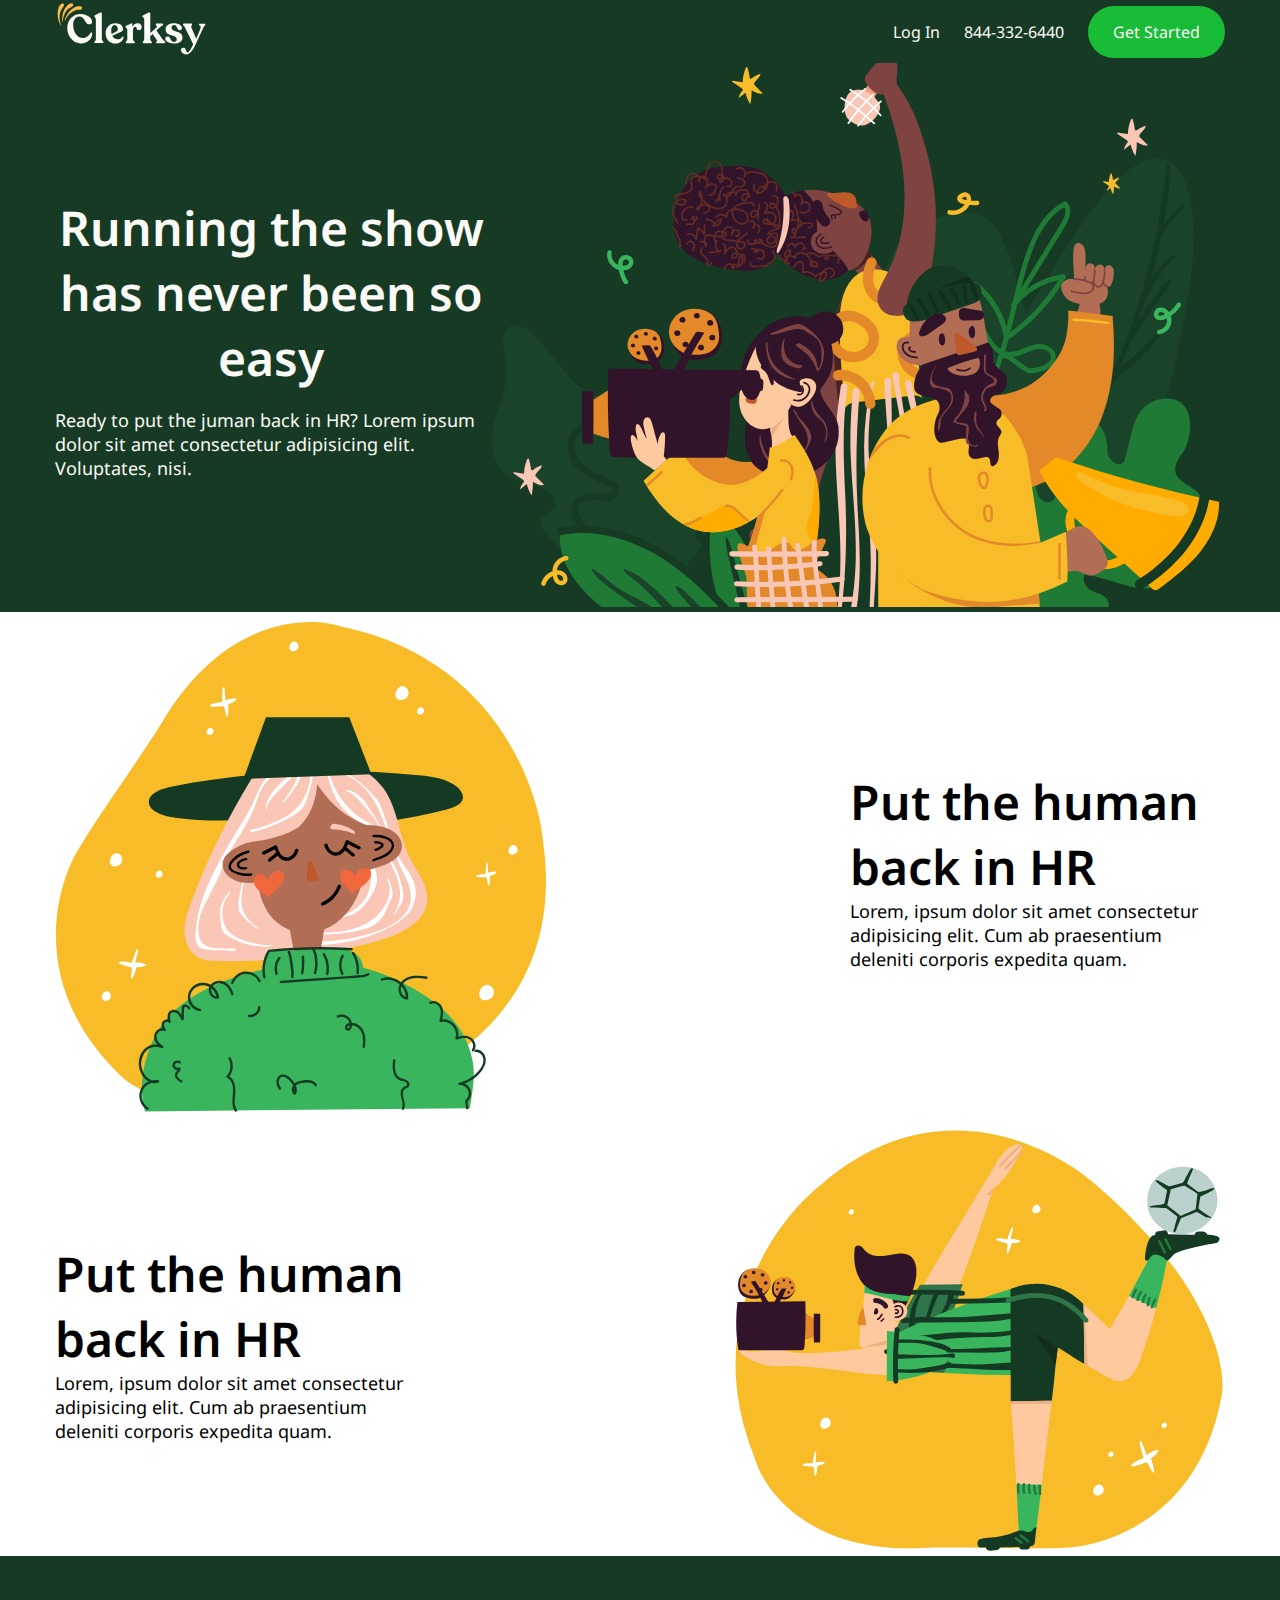
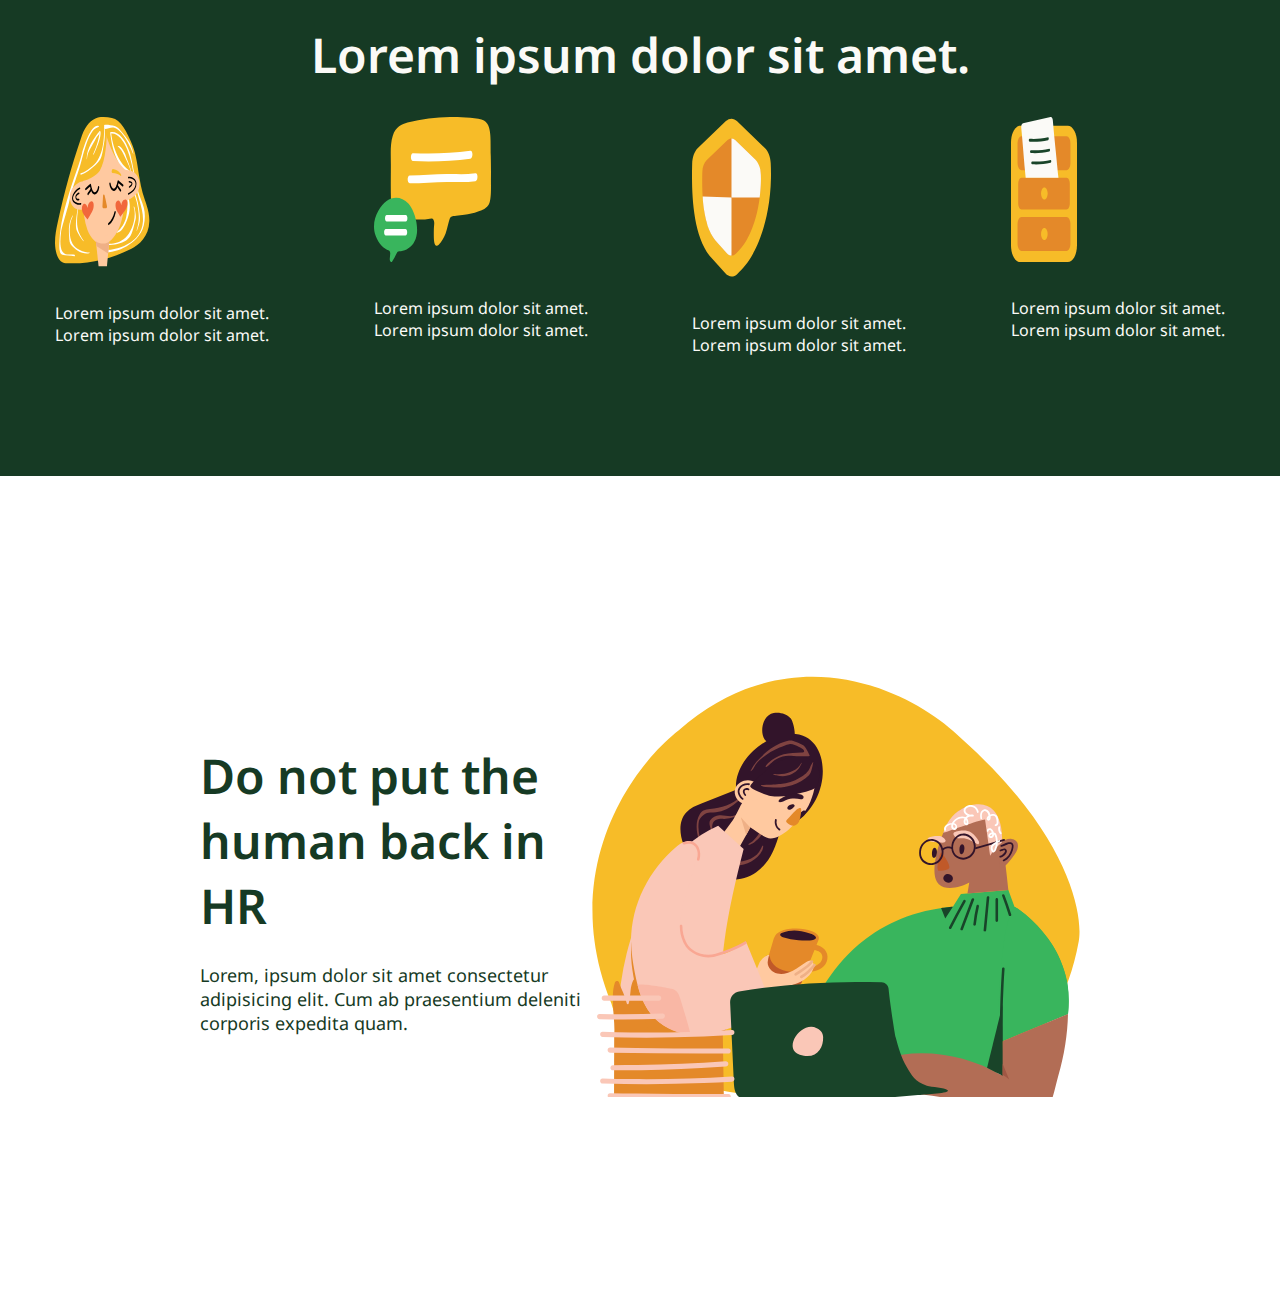
<file: index.html>
<!DOCTYPE html>
<html lang="en">
<head>
    <meta charset="UTF-8">
    <meta name="viewport" content="width=device-width, initial-scale=1.0">
    <link rel="stylesheet"  href="./css/style.css">
    <link rel="preconnect" href="https://fonts.googleapis.com">
    <link rel="preconnect" href="https://fonts.gstatic.com" crossorigin>
    <link href="https://fonts.googleapis.com/css2?family=Noto+Sans:wght@400;600&display=swap" rel="stylesheet">
</head>
<body>
    <header class="header">
        <div class="container">
            <div class="header__wrap">
                <div class="header__logo">
                    <img src="./img/logo (1).svg" alt="logo">
                </div>
                <div class="header__block">
                    <ul class="header__menu">
                        <li class ="header__item">
                            <a href="signin.html">Log In</a>
                         </li>
                        <li class="header__item">
                            <a href="tel:88443326449">844-332-6440</a>
                        </li>
                        <li class="header__item header__item_g">
                            <a href="#"> Get Started</a>
                        </li>
                    </ul>
                </div>
            </div>
        </div>
    </header>   
    <section class="intro">
        <div class="container">
         <div class="intro__wrap">
            <div class="intro__texts">
                <h1 class="title  title_w intro__title">Running the show has never been so easy</h1>
                <p class="text text_w intro__text">
                    Ready to put the juman back in HR? 
                    Lorem ipsum dolor sit amet consectetur adipisicing elit. Voluptates, nisi.

                </p>
            </div>
            <div class="intro__pic">
                <img src="./img/men (1).svg" alt="men">
                
         </div>
        
    </section>
    <section class="hr">
        <div class="container">
            <div class="hr__block">
                 <div class="hr__pic">
                    <img src="./img/picture1.svg" alt="picture1">
                </div>  
                <div class="hr__texts">
                    <h2 class="title hr__title">
                            Put the human back in HR
                    </h2>
                    <p class="text hr__text">
                            Lorem, ipsum dolor sit amet consectetur adipisicing elit. Cum ab praesentium deleniti corporis expedita quam.
                    </p>
                </div>

            </div>
            <div class="hr__block">
                  
               <div class="hr__texts">
                   <h2 class="title hr__title">
                           Put the human back in HR
                   </h2>
                   <p class="text hr__text">
                           Lorem, ipsum dolor sit amet consectetur adipisicing elit. Cum ab praesentium deleniti corporis expedita quam.
                   </p>
               </div>
               <div class="hr__pic">
                <img src="./img/picture2.svg" alt="picture1">
            </div>

           </div>
        
        </div>
    </section>
    <section class="hq">
        <div class="container">
            <h2 class="title title_w hq__title">
                Lorem ipsum dolor sit amet.
            </h2>
            <div class="hq__row">
                <div class="hq__card">
                    <img src="./img/Frame.svg" alt="icon">
                    <p class="text_w hq__text">Lorem ipsum dolor sit amet. <br> Lorem ipsum dolor sit amet.</p>
                </div>
                <div class="hq__card">
                    <img src="./img/Frame1.svg" alt="icon">
                    <p class="text_w hq__text">Lorem ipsum dolor sit amet. <br> Lorem ipsum dolor sit amet.</p>
                </div>
                <div class="hq__card">
                    <img src="./img/Frame2.svg" alt="icon">
                    <p class="text_w hq__text">Lorem ipsum dolor sit amet. <br> Lorem ipsum dolor sit amet.</p>
                </div>
                <div class="hq__card">
                    <img src="./img/Frame3.svg" alt="icon">
                    <p class="text_w hq__text">Lorem ipsum dolor sit amet. <br> Lorem ipsum dolor sit amet.</p>
                    
                </div>

            </div>

        </div>
    </section>
    <section class="hd">
        
    </section>
    </section>
    <div class="hd__block">
                  
        <div class="hd__texts">
            <h2 class="title hd__title">
                    Do not put the human back in HR  
            </h2>
            <p class="text hd__text">
                    Lorem, ipsum dolor sit amet consectetur adipisicing elit. Cum ab praesentium deleniti corporis expedita quam.
            </p>
        </div>
        <div class="hd__pic">
         <img src="./img/characters.svg" alt="characters">
        </div>
    </div>

</body>
</html>
</file>
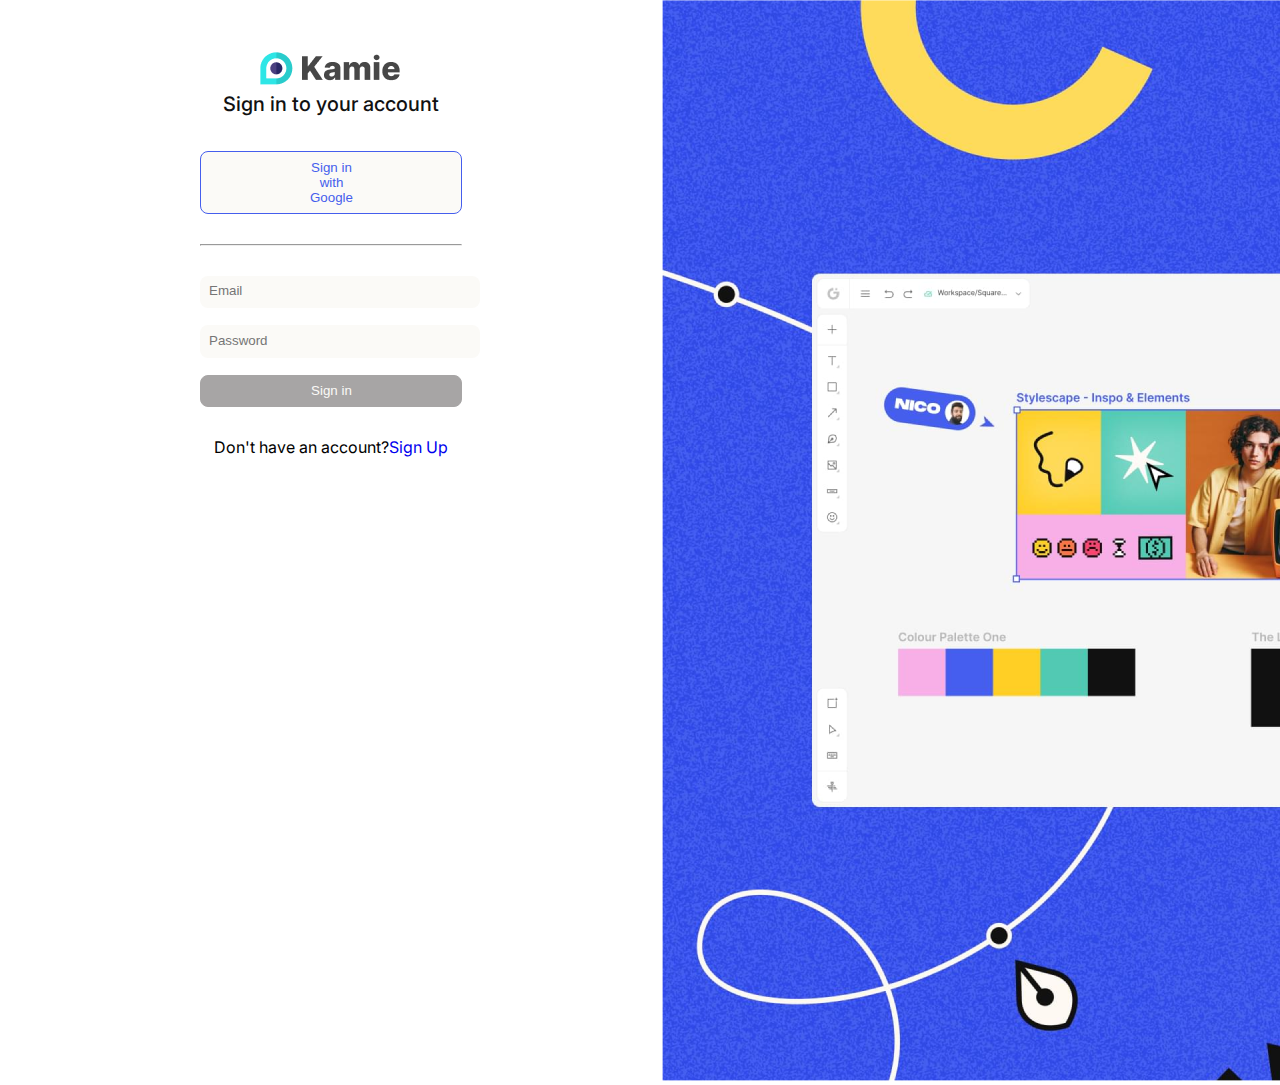
<file: signin.html>
<!DOCTYPE html>
<html lang="en">
<head>
    <meta charset="UTF-8">
    <meta name="viewport" content="width=device-width, initial-scale=1.0">
    <link rel="preconnect" href="https://fonts.googleapis.com">
    <link rel="preconnect" href="https://fonts.gstatic.com" crossorigin>
    <link href="https://fonts.googleapis.com/css2?family=Inter:wght@400;500&family=Noto+Sans:wght@400;600&display=swap" rel="stylesheet">
    <link rel="stylesheet" href="./css/style.css">
    <title>Sign In</title>
</head>
<body>
    <section class="signin">
        <div class="signin__wrap">
            <div class="signin__block">
                <div class="signin__logo">
                    <img src="./img/Frame5.png" alt="logo">
                </div>
                <div class="signin__box">
                    <h2 class="signin__title">Sign in to your account</h2>
                    <form action="" class="signin__form">
                        <button class="signin__google">Sign in with Google</button>
                        <hr>
                        <input type="text" class="signin__input" placeholder="Email">
                        <input type="password" class="signin__input" placeholder="Password">
                        <button class="signin__enter">Sign in</button>
                    </form>

                </div>
                <div class="signin__signup">
                    <p class="signin__acc">Don't have an account?</p>
                    <a href="#" class="signin__reg">Sign Up</a>
                </div>
            </div>
            <div class="signin__pic">
                <img src="./img/fomr_pic.png" alt="pic">
            </div>
        </div>
    </section>


</body>
</html>
</file>
<file: css/style.css>
*{
    margin: 0;
    padding: 0;
}

a{
    text-decoration: none;
}

li{
    list-style: none;
}
.container{
    width: 1170px;
    margin: 0 auto;

}

body{
    font-family: Noto Sans;
}

.title{
    font-size: 48px;
    font-weight: 600;    
}

.title_w{
    color: #FBFAF7;
}

.text{
    font-size: 18px;
    font-weight: 400;  
}

.text_w{
    color: #FBFAF7;
}


/* hq */
.hq{
    background-color: #163a24;
    padding: 66px 0 120px;
}

.hq__title{
    text-align: center;
    margin-bottom: 30px;
}

.hq__row{
    display: flex;
    justify-content: space-between;
}

.hq_card{
    display: flex;
    flex-direction: column;
    justify-content: center;
}



/* header */

.header{
    background-color: #163a24;
}

.header__wrap{
    display: flex;
    align-items: center;
    justify-content: space-between;
}

.header__menu{
    display: flex;
    align-items: center;
}

.header__item a{
    color: #FBFAF7;
    font-size: 16px;
    font-weight: 400;
}

.header__item{
    margin-left: 24px;
}

.header__item_g{
    background-color: #19BC36;
    padding: 15px 25px;
    border-radius: 48px;
}

/* intro */

.intro{
    background-color: #163a24;
}

.intro__wrap{
    display: flex;
}

.intro__texts{
    display: flex;
    flex-direction: column;
    justify-content: center;
}

.intro__title{
    text-align: center;
    margin-bottom: 18px;
}

/* hr */

 .hr__block{
    display: flex;
    justify-content: space-between;
} 
.hr__texts{
    display: flex;
    flex-direction: column;
    justify-content: center;
    width: 375px;

}
 
.hq__text{
    text-align: center;
    margin-top: 30px;

}


.hd__block {
    display: flex;
    justify-content: space-between;
    margin: 200px;
    align-items: center;
}
.hd__texts{
    color: #163a24;
}

.hd__title{
    margin-bottom: 25px;
}

/* sign in */

.signin{
    font-family: inter;
}

.signin__wrap{
    display: flex;
}

.signin__block{
    padding: 48px 200px;
    display: flex;
    flex-direction: column;
    align-items: center;
}

.signin__signup{
    display: flex;
}

.signin__box{
    display: flex;
    flex-direction: column;
    align-items: center;

}

.signin__title{
    font-size: 20px;
    font-weight: 500;
    color: #111;
    margin-bottom: 35px;
}

.signin__google{
    border-radius: 8px;
    border: 1px solid #455EED;
    padding: 7.5px 108.29px 8px 109px;
    color: #455EED;
    background: #FBFAF7;
    margin-bottom: 30px;
    width: 100%;
}

.signin__input{
    border-radius: 8px;
    background: #FBFAF7;
    padding: 7.5px 9px 10px 9px;
    width: 100%;
    margin-bottom: 17px;
    border: none;
}

.signin__enter{
    border-radius: 8px;
    border: 1px solid #A7A5A5;
    padding: 7.5px 108.29px 8px 109px;
    color: #FBFAF7;
    background: #A7A5A5;
    margin-bottom: 30px;
    width: 100%;
}

hr{
    margin-bottom: 30px;
}
</file>
